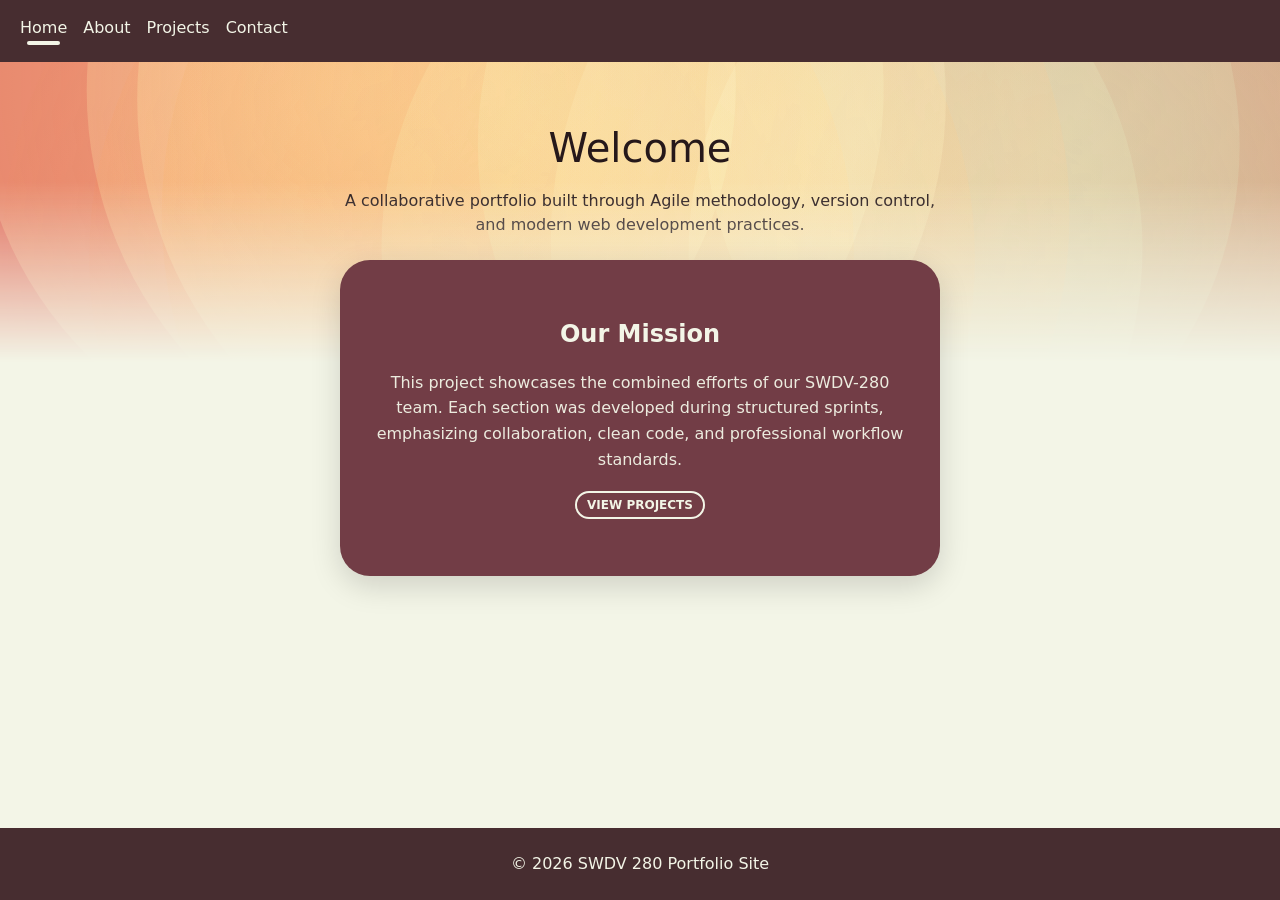
<file: index.html>
<!DOCTYPE html>
<html lang="en">
<head>
    <meta charset="UTF-8">
    <meta name="viewport" content="width=device-width, initial-scale=1.0">
    <title>SWDV-280 Group Portfolio</title>
    <link href="https://cdn.jsdelivr.net/npm/bootstrap@5.3.8/dist/css/bootstrap.min.css" rel="stylesheet" integrity="sha384-sRIl4kxILFvY47J16cr9ZwB07vP4J8+LH7qKQnuqkuIAvNWLzeN8tE5YBujZqJLB" crossorigin="anonymous">
    <link rel="stylesheet" type="text/css" href="assets/css/main.css">
</head>
<body>
  <custom-navbar></custom-navbar>
  <header-banner title="Welcome" text="A collaborative portfolio built through Agile methodology, version control, and modern web development practices.">   </header-banner>
  <main class="container py-5">
    <section class="home-hero text-center mb-5">
      <h2 class="home-hero__title">Our Mission</h2>
      <p class="home-hero__subtitle">
        This project showcases the combined efforts of our SWDV-280 team.
        Each section was developed during structured sprints, emphasizing
        collaboration, clean code, and professional workflow standards.
      </p>
      <a href="projects.html" class="submit-btn inverted-accent-btn">
        View Projects
      </a>
    </section>
  </main>
  <custom-footer></custom-footer>
  <script src="https://cdn.jsdelivr.net/npm/bootstrap@5.3.8/dist/js/bootstrap.bundle.min.js" integrity="sha384-FKyoEForCGlyvwx9Hj09JcYn3nv7wiPVlz7YYwJrWVcXK/BmnVDxM+D2scQbITxI" crossorigin="anonymous"></script>
  <script src="assets/js/custom-elements.js"></script>
  <script src="assets/js/finisher-header.es5.min (2).js" type="text/javascript"></script>
  <script src="assets/js/navbar.js"></script>
  <script src="assets/js/header-banner.js"></script>
  <script src="assets/js/main.js"></script>
</body>
</html>
</file>
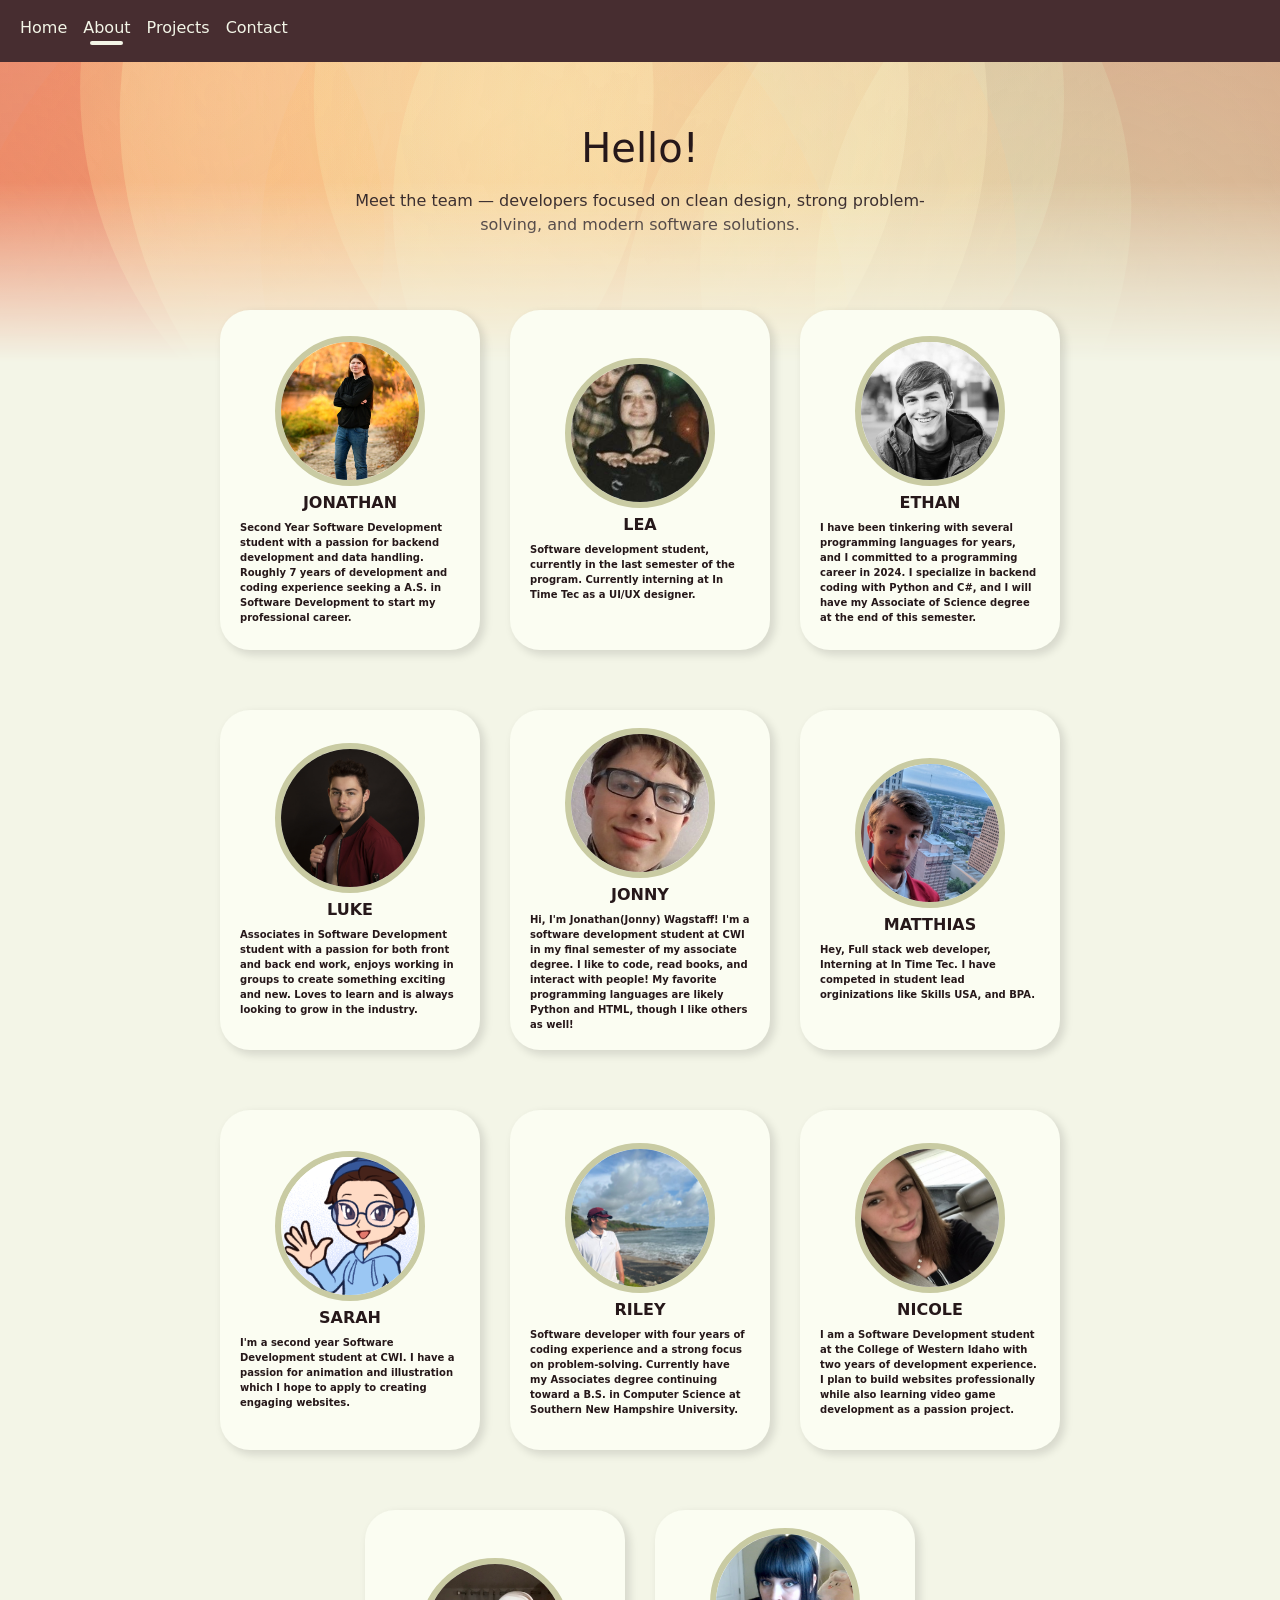
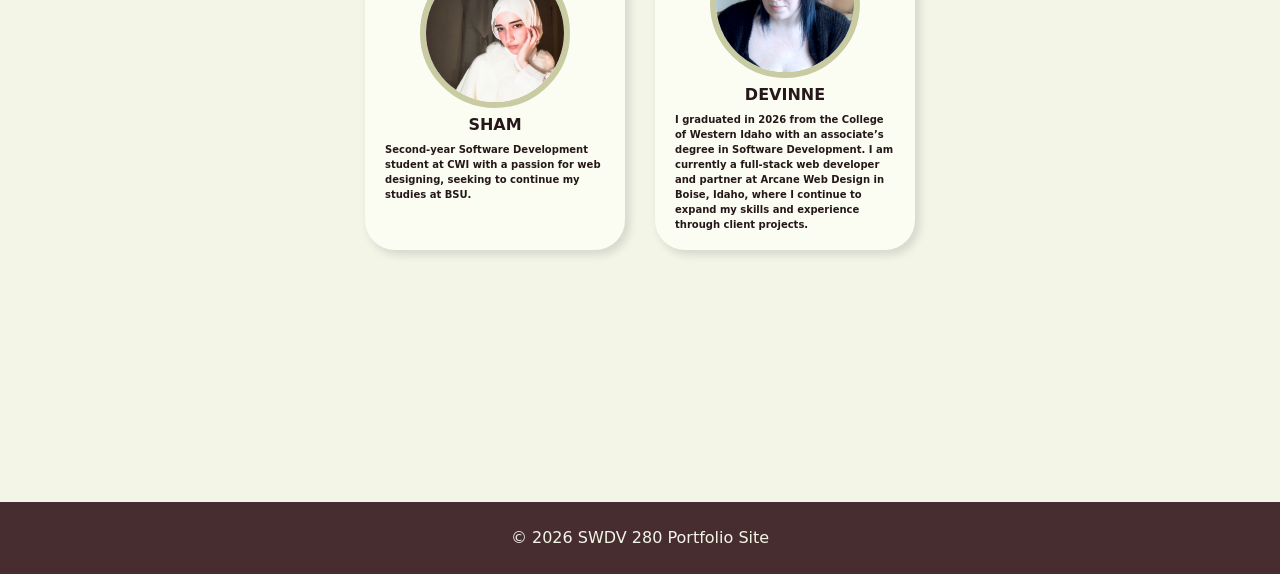
<file: about.html>
<!DOCTYPE html>
<html lang="en">
<head>
  <meta charset="UTF-8">
  <meta name="viewport" content="width=device-width, initial-scale=1.0">
  <title>About</title>

  <link href="https://cdn.jsdelivr.net/npm/bootstrap@5.3.8/dist/css/bootstrap.min.css" rel="stylesheet">
  <link rel="stylesheet" href="assets/css/main.css">
</head>

<body>

<custom-navbar></custom-navbar>
<header-banner title="Hello!" text="Meet the team — developers focused on clean design, strong problem-solving, and modern software solutions."></header-banner>

<main class="container py-5">
  <div class="cards" id="card-container">

    <!-- TEMPLATE -->
    <template id="blob-card-template">
      <button class="blob-card">
        
        <span class="blob-card__content">
          <img src="" alt="Profile Image" class="profile-image">
          <span class="card-heading"></span>
          <span class="card-text"></span>
        </span>

        <span class="blob-card__inner">
          <span class="blob-card__blobs">
            <span class="blob-card__blob"></span>
            <span class="blob-card__blob"></span>
            <span class="blob-card__blob"></span>
          </span>
        </span>
        
        <span class="blob-card__hover-btn">
          <a class="submit-btn inverted-accent-btn" href="#" target="_blank">View Profile</a>
        </span>
      </button>
    </template>
  </div>
  <svg width="0" height="0">
    <defs>
      <filter id="goo">
        <feGaussianBlur in="SourceGraphic" stdDeviation="10"/>
        <feColorMatrix in="blur" mode="matrix"
          values="1 0 0 0 0
                  0 1 0 0 0
                  0 0 1 0 0
                  0 0 0 21 -7"/>
      </filter>
    </defs>
  </svg>
</main>
  
<custom-footer></custom-footer>

<script src="https://cdn.jsdelivr.net/npm/bootstrap@5.3.8/dist/js/bootstrap.bundle.min.js"></script>
<script src="assets/js/about-cards.js"></script>
<script src="assets/js/custom-elements.js"></script>
<script src="assets/js/navbar.js"></script>
<script src="assets/js/finisher-header.es5.min (2).js" type="text/javascript"></script>
<script src="assets/js/header-banner.js"></script>
<script src="assets/js/main.js"></script>

</body>
</html>
</file>
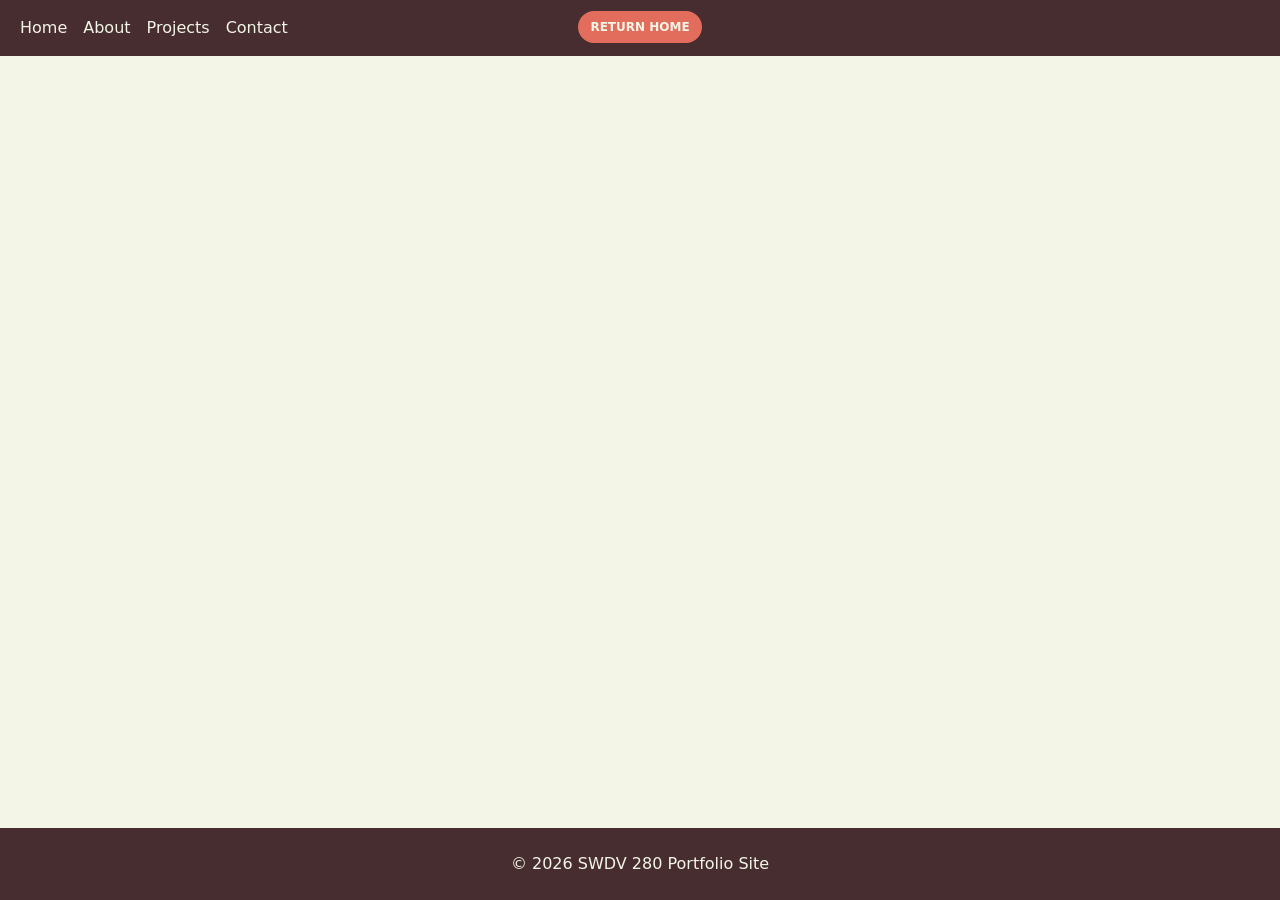
<file: message-confirm.html>
<!DOCTYPE html>
<html lang="en">
<head>
    <meta charset="UTF-8">
    <meta name="viewport" content="width=device-width, initial-scale=1.0">
    <title>Document</title>
    <link href="https://cdn.jsdelivr.net/npm/bootstrap@5.3.8/dist/css/bootstrap.min.css" rel="stylesheet" integrity="sha384-sRIl4kxILFvY47J16cr9ZwB07vP4J8+LH7qKQnuqkuIAvNWLzeN8tE5YBujZqJLB" crossorigin="anonymous">
    <link rel="stylesheet" type="text/css" href="assets/css/main.css">
</head>
<body>
    <custom-navbar></custom-navbar>
    <main>
        <div id="confirm-page">
            <h1 class="text-center">Message Sent!</h1>
            <p class="text-center">Thank you for reaching out. We will get back to you as soon as possible.</p>
            <div class="text-center">
                <a href="index.html"><button class="submit-btn accent-btn">Return Home</button></a>
            </div>
        </div>
    </main>
    <custom-footer></custom-footer>

    <script src="https://cdn.jsdelivr.net/npm/bootstrap@5.3.8/dist/js/bootstrap.bundle.min.js" integrity="sha384-FKyoEForCGlyvwx9Hj09JcYn3nv7wiPVlz7YYwJrWVcXK/BmnVDxM+D2scQbITxI" crossorigin="anonymous"></script>
    <script src="assets/js/custom-elements.js"></script>
    <script src="assets/js/main.js"></script>
</body>
</html>
</file>
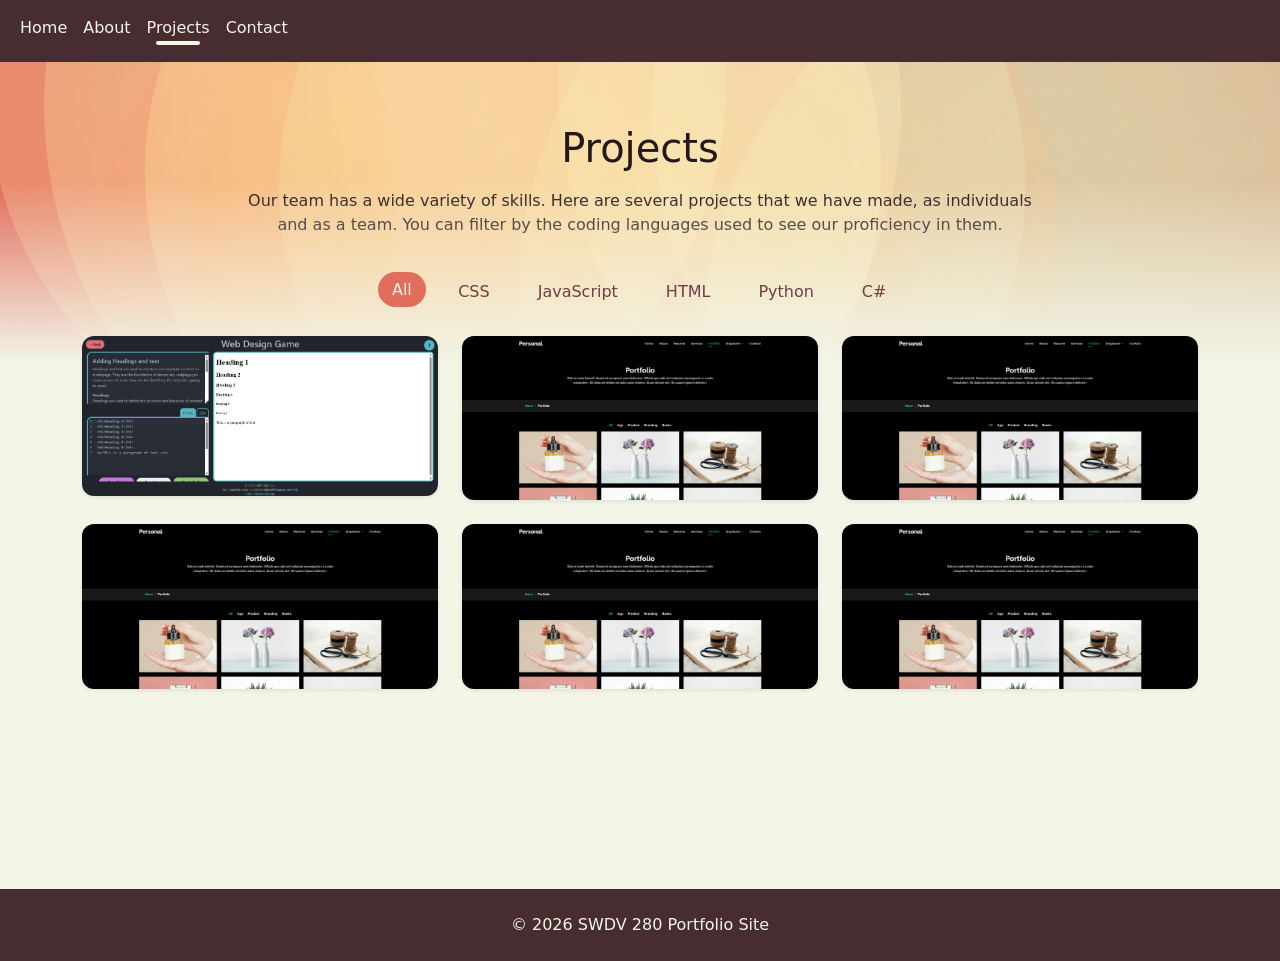
<file: projects.html>
<!DOCTYPE html>
<html lang="en">
<head>
  <meta charset="UTF-8">
  <meta name="viewport" content="width=device-width, initial-scale=1.0">
  <title>Portfolio</title>
  <link href="https://cdn.jsdelivr.net/npm/bootstrap@5.3.8/dist/css/bootstrap.min.css" rel="stylesheet" integrity="sha384-sRIl4kxILFvY47J16cr9ZwB07vP4J8+LH7qKQnuqkuIAvNWLzeN8tE5YBujZqJLB" crossorigin="anonymous">
  <link rel="stylesheet" type="text/css" href="assets/css/main.css">
</head>
<body>
  <custom-navbar></custom-navbar>
  <header-banner title="Projects" text="Our team has a wide variety of skills. Here are several projects that we have made, as individuals and as a team. You can filter by the coding languages used to see our proficiency in them."></header-banner>
  <main class="main">
    <!-- Portfolio Section -->
    <section id="portfolio-section">
      <div class="container"> 
        <ul class="nav justify-content-center gap-3 mb-4" id="projectFilters">
          <li class="nav-item"><a class="nav-link active" href="#" data-filter="all">All</a></li>
          <li class="nav-item"><a class="nav-link" href="#" data-filter="css">CSS</a></li>
          <li class="nav-item"><a class="nav-link" href="#" data-filter="javascript">JavaScript</a></li>
          <li class="nav-item"><a class="nav-link" href="#" data-filter="html">HTML</a></li>
          <li class="nav-item"><a class="nav-link" href="#" data-filter="python">Python</a></li>
          <li class="nav-item"><a class="nav-link" href="#" data-filter="csharp">C#</a></li>
        </ul>

        <div class="row g-4">
          <!--
          project-card guide:
            project-title: name of project
            project-description: is the description
            
            project-link: project site link. defaults to "#"
            project-image: path to image. defaults to exampleproject.jpg 
            
            categories: where the project gets filtered into  
          -->
          <project-card 
            project-title="Web Design Game" 
            project-description="This online game teaches basic HTML, CSS, and website design principles. It utilizes Vue, CodeMirror, and several other libraries and frameworks." 
            categories="html css javascript"
            project-link="https://devinneleigh.github.io/Web-Design-Game/dist"
            project-image="assets/images/webDesignGameTemp.png"
            ></project-card>
          
          <project-card 
            project-title="Project 2" 
            project-description="Lorem ipsum, dolor sit amet consectetur Lorem ipsum dolor sit amet consectetur, adipisicing elit." 
            categories="html css javascript"
            ></project-card>
          
          <project-card 
            project-title="Project 3" 
            project-description="Lorem ipsum, dolor sit amet consectetur Lorem ipsum dolor sit amet consectetur, adipisicing elit." 
            categories="python"
            ></project-card>
          
          <project-card 
            project-title="Project 4" 
            project-description="Lorem ipsum, dolor sit amet consectetur Lorem ipsum dolor sit amet consectetur, adipisicing elit." 
            categories="csharp"
            ></project-card>
          
          <project-card 
            project-title="Project 5" 
            project-description="Lorem ipsum, dolor sit amet consectetur Lorem ipsum dolor sit amet consectetur, adipisicing elit." 
            categories="python"
            ></project-card>
          
          <project-card 
            project-title="Project 6" 
            project-description="Lorem ipsum, dolor sit amet consectetur Lorem ipsum dolor sit amet consectetur, adipisicing elit." 
            categories="html css"
            ></project-card>          
        </div><!-- End Portfolio Container -->
      </div>
    </section><!-- /Portfolio Section -->
  </main>
  <custom-footer></custom-footer>
  <script src="https://cdn.jsdelivr.net/npm/bootstrap@5.3.8/dist/js/bootstrap.bundle.min.js" integrity="sha384-FKyoEForCGlyvwx9Hj09JcYn3nv7wiPVlz7YYwJrWVcXK/BmnVDxM+D2scQbITxI" crossorigin="anonymous"></script>
  <script src="assets/js/custom-elements.js"></script>
  <script src="assets/js/finisher-header.es5.min (2).js" type="text/javascript"></script>
  <script src="assets/js/navbar.js"></script>
  <script src="assets/js/header-banner.js"></script>
  <script src="assets/js/projects.js"></script>
  <script src="assets/js/main.js"></script>
</body>
</html>
</file>
<file: assets/css/main.css>
/* Mixins */
/**
@include xs { // 400px

}
@include sm { // 576px

}
@include md { // 768px

}
@include lg { // 960px

}
@include xl { // 1200px

}
@include xxl { // 1400px

}
**/
.text-light {
  color: #f3f5e7 !important;
}

.text-dark {
  color: #26181A !important;
}

.text-sage {
  color: #C9CBA3 !important;
}

.text-peach {
  color: #FFE1A8 !important;
}

.text-coral {
  color: #E26D5C !important;
}

.text-plum {
  color: #723D46 !important;
}

.text-mocha {
  color: #472D30 !important;
}

.bg-light {
  background-color: #f3f5e7 !important;
}

.bg-dark {
  background-color: #26181A !important;
}

.bg-sage {
  background-color: #C9CBA3 !important;
}

.bg-peach {
  background-color: #FFE1A8 !important;
}

.bg-coral {
  background-color: #E26D5C !important;
}

.bg-plum {
  background-color: #723D46 !important;
}

.bg-mocha {
  background-color: #472D30 !important;
}

/*ABOUT CARDS*/
*, *:before, *:after {
  box-sizing: border-box;
  margin: 0;
  padding: 0;
}

.cards {
  margin-top: 50px;
  display: flex;
  flex-wrap: wrap;
  gap: 30px;
  justify-content: center;
  width: 100%;
}

.blob-card {
  z-index: 1;
  position: relative;
  overflow: hidden;
  margin-bottom: 30px;
  text-align: center;
  color: #26181A;
  font-size: 16px;
  font-weight: bold;
  background: #fbfdf2;
  outline: none;
  border: none;
  transition: color 0.5s;
  cursor: pointer;
  border-radius: 30px;
  width: 260px;
  height: 340px;
  box-shadow: 4px 4px 8px 1px rgba(0, 0, 0, 0.1176470588);
}
.blob-card__content {
  position: relative;
  z-index: 1;
  display: flex;
  flex-direction: column;
  align-items: center;
  justify-content: center;
  height: 100%;
  width: 100%;
  gap: 5px;
  padding: 10px;
}
.blob-card__hover-btn {
  pointer-events: auto;
  position: absolute;
  z-index: 3;
  left: 50%;
  bottom: 100px;
  transform: translate(-50%, 200px);
  transition: transform 0.8s ease;
  pointer-events: none;
  width: 85%;
}
.blob-card:hover .blob-card__hover-btn {
  transform: translate(-50%, 0);
}
.blob-card .card-heading {
  text-transform: uppercase;
  font-size: 16px;
  font-weight: bold;
  color: #26181A;
}
.blob-card .card-text {
  font-size: 10px;
  color: #26181A;
  text-align: left;
  padding: 0 10px;
}
.blob-card:before {
  content: "";
  z-index: 1;
  position: absolute;
  left: 0;
  top: 0;
  width: 100%;
  height: 100%;
  border-radius: 30px;
}
.blob-card:after {
  content: "";
  z-index: -2;
  position: absolute;
  width: 100%;
  height: 100%;
  transition: all 0.3s 0.2s;
  border-radius: 30px;
}
.blob-card:hover {
  color: #f3f5e7;
  border-radius: 30px;
}
.blob-card:hover:after {
  transition: all 0.3s;
  left: 0;
  top: 0;
  border-radius: 30px;
}
.blob-card__inner {
  z-index: 2;
  overflow: hidden;
  position: absolute;
  left: 0;
  top: 0;
  width: 100%;
  height: 100%;
  border-radius: 30px;
}
.blob-card__blobs {
  position: relative;
  display: block;
  height: 100%;
  filter: url("#goo");
}
.blob-card__blob {
  position: absolute;
  width: 33.3333333333%;
  height: 100%;
  background: #E26D5C;
  border-radius: 100%;
  transform: translate3d(0, 150%, 0) scale(1.7);
  transition: transform 0.45s;
}
@supports (filter: url("#goo")) {
  .blob-card__blob {
    transform: translate3d(0, 150%, 0) scale(1.4);
  }
}
.blob-card__blob:nth-child(1) {
  left: 0%;
  transition-delay: 0s;
}
.blob-card__blob:nth-child(2) {
  left: 40%;
  transition-delay: 0.08s;
}
.blob-card__blob:nth-child(3) {
  left: 80%;
  transition-delay: 0.16s;
}
.blob-card:hover .blob-card__blob {
  transform: translateZ(0) scale(1.7);
}
@supports (filter: url("#goo")) {
  .blob-card:hover .blob-card__blob {
    transform: translateZ(0) scale(1.4);
  }
}

.profile-image {
  width: 150px;
  height: 150px;
  border-radius: 50%;
  object-fit: cover;
  border: solid 6px #C9CBA3;
}

.blob-card__hover-btn {
  pointer-events: auto;
}

/*HOME HERO*/
.home-hero {
  background: #723D46;
  color: #f3f5e7;
  padding: 40px 20px;
  border-radius: 30px;
  margin: 0 auto 40px auto;
  box-shadow: 0 10px 30px rgba(0, 0, 0, 0.15);
  text-align: center;
  max-width: 600px;
}
@media (min-width: 768px) {
  .home-hero {
    padding: 60px 30px;
  }
}
.home-hero__title {
  font-size: 24px;
  font-weight: 700;
  margin-bottom: 12px;
}
.home-hero__subtitle {
  max-width: 700px;
  margin: 0 auto 20px auto;
  font-size: 16px;
  line-height: 1.6;
  opacity: 0.95;
}

#portfolio-section {
  padding-top: 30px;
}
#portfolio-section .container {
  padding-top: 30px;
  padding-bottom: 50px;
}

.portfolio-item {
  position: relative;
  overflow: hidden;
  border-radius: 12px;
}

.portfolio-overlay {
  position: absolute;
  inset: 0;
  display: flex;
  flex-direction: column;
  justify-content: flex-end;
  padding: 1rem;
  background: rgba(38, 24, 26, 0.85);
  color: #f3f5e7;
  opacity: 0;
  transition: opacity 0.25s ease;
}

.portfolio-item:hover .portfolio-overlay {
  opacity: 1;
}

.portfolio-item img {
  display: block;
  transition: transform 0.25s ease;
}

.portfolio-item:hover img {
  transform: scale(1.03);
}

.icon-link {
  color: #FFE1A8;
  text-decoration: none;
  font-weight: 600;
}

.icon-link:hover {
  color: #E26D5C;
  text-decoration: underline;
}

#projectFilters .nav-link {
  color: #723D46 !important;
}

#projectFilters .nav-link.active {
  background: #E26D5C;
  color: #f3f5e7 !important;
  border-radius: 999px;
  padding: 0.35rem 0.9rem;
}

html, body {
  height: 100%;
  margin: 0;
}

body {
  display: flex;
  flex-direction: column;
  min-height: 100vh;
  background: #f3f5e7;
  overflow-x: hidden;
}

main {
  flex: 1;
  position: relative;
  top: -150px;
}

p {
  padding-top: 9px;
}

custom-navbar {
  background: #472D30;
}
custom-navbar .nav-link {
  color: #f3f5e7;
}
custom-navbar .nav-link:hover {
  color: #FFE1A8;
}

.active-nav-link::after {
  content: "";
  display: block;
  position: relative;
  bottom: 0;
  border-radius: 4px;
  background-color: #f3f5e7;
  --widthpercent: 70;
  width: var(--widthpercent);
  height: 4px;
  margin: 1px calc((100 - var(--widthpercent)) / 2 * 1%);
  transition: all 0.2s ease;
}

.active-nav-link:hover::after {
  --widthpercent: 78;
}

@media (max-width: 576px) {
  .active-nav-link::after {
    width: 40px;
    margin-left: 8px;
  }
  .active-nav-link:hover::after {
    width: 52px;
    margin-left: 2px;
  }
}
.navbar-toggler {
  border: none;
}

.navbar-toggler:focus,
.navbar-toggler:active,
.navbar-toggler:focus-visible,
.btn-close:focus,
.btn-close:active,
.btn-close:focus-visible {
  box-shadow: none !important;
  outline: none !important;
}

.navbar-toggler-icon {
  background-image: url("data:image/svg+xml,%3csvg xmlns='http://www.w3.org/2000/svg' viewBox='0 0 30 30'%3e%3cpath stroke='%23f3f5e7' stroke-linecap='round' stroke-miterlimit='10' stroke-width='2' d='M4 7h22M4 15h22M4 23h22'/%3e%3c/svg%3e") !important;
}

.btn-close {
  background-image: url("data:image/svg+xml,%3csvg xmlns='http://www.w3.org/2000/svg' viewBox='0 0 16 16' fill='%23f3f5e7'%3e%3cpath d='M.293.293a1 1 0 011.414 0L8 6.586 14.293.293a1 1 0 111.414 1.414L9.414 8l6.293 6.293a1 1 0 01-1.414 1.414L8 9.414l-6.293 6.293a1 1 0 01-1.414-1.414L6.586 8 .293 1.707a1 1 0 010-1.414z'/%3e%3c/svg%3e") !important;
}

.offcanvas {
  background: #472D30 !important;
  width: 250px !important;
}

custom-footer {
  background: #472D30;
  color: #f3f5e7;
}

header {
  color: #26181A;
  mask-image: linear-gradient(#000 40%, rgba(0, 0, 0, 0));
}

.finisher-header {
  height: 300px !important;
  width: 100%;
  position: relative;
}

.submit-btn {
  text-decoration: none;
  padding: 5px 10px;
  border-radius: 25px;
  font-size: 12px;
  font-weight: bold;
  text-transform: uppercase;
}

.inverted-accent-btn {
  background: none;
  color: #f3f5e7;
  border: solid 2px #f3f5e7;
}

.inverted-accent-btn:hover {
  background: #f3f5e7;
  color: #E26D5C;
  border: solid 3px #f3f5e7;
}

.accent-btn {
  color: #f3f5e7;
  border: solid 2px #E26D5C;
  background: #E26D5C;
}

.accent-btn:hover {
  background: none;
  color: #E26D5C;
  border: solid 2px #E26D5C;
}

/*# sourceMappingURL=main.css.map */
</file>
